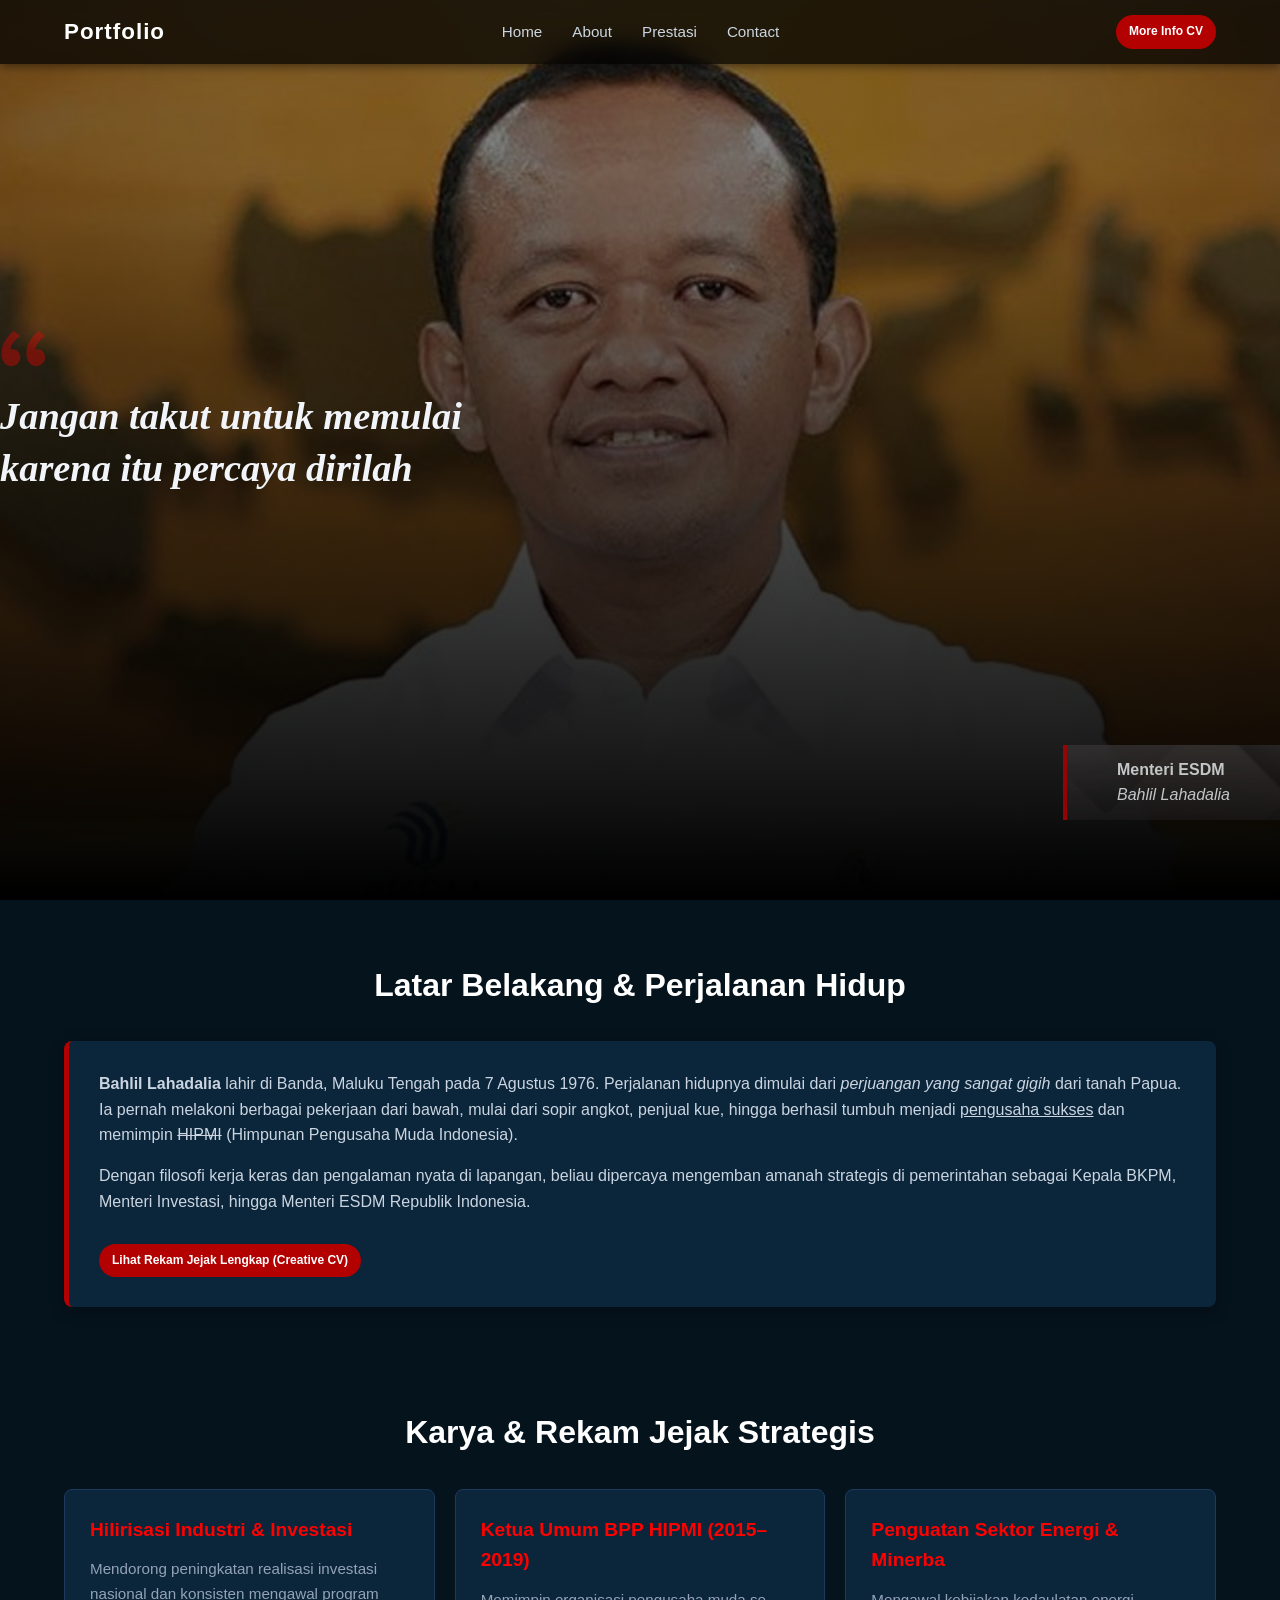
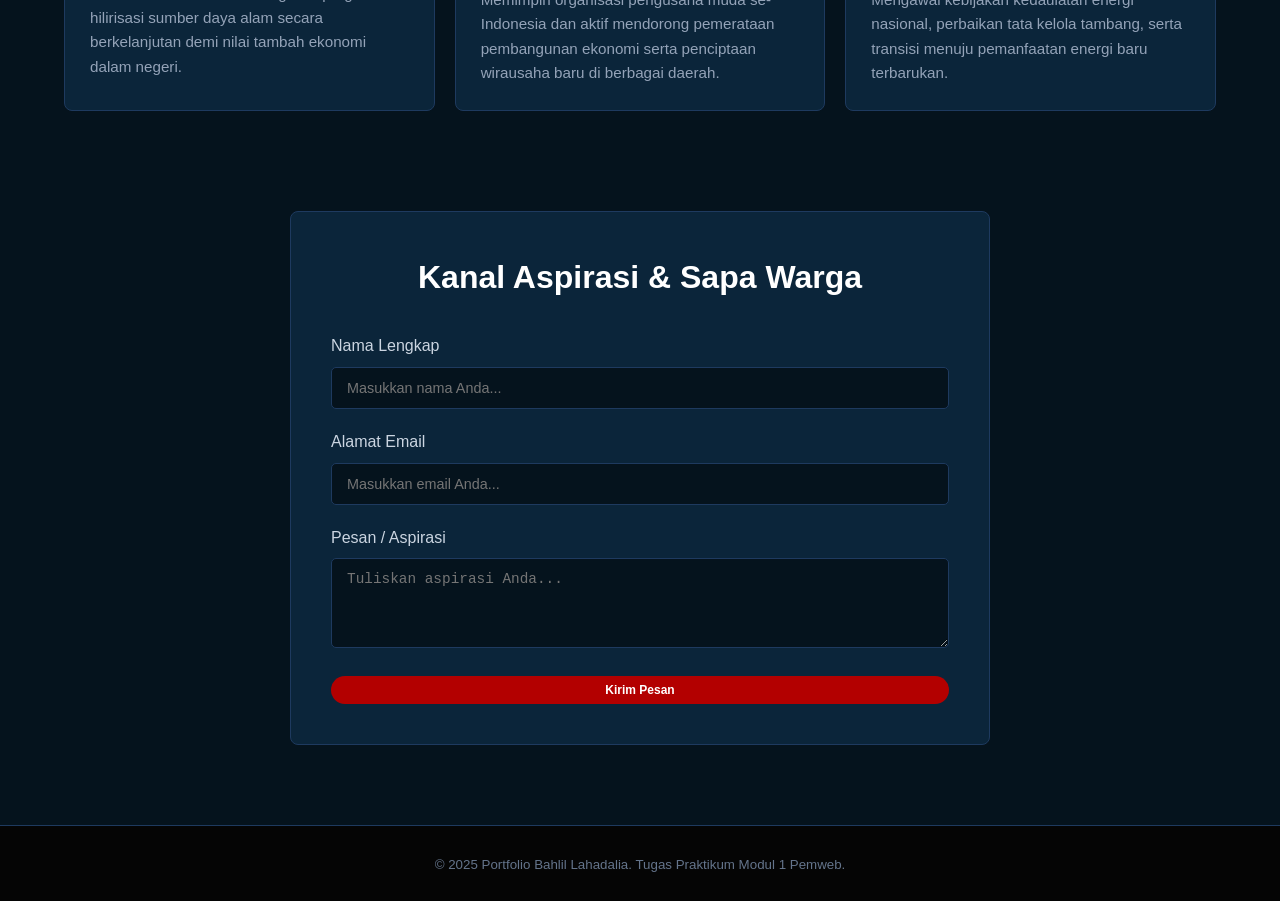
<file: index.html>
<!DOCTYPE html>
<html lang="id">

<head>
    <title>Portfolio & Landing Page - Bahlil Lahadalia</title>
    <!-- CSS External File -->
     <meta name="viewport" content="width=device-width, initial-scale=1.0">
    <link rel="stylesheet" href="style.css">
</head>

<body>
    <!-- Header & Navbar -->
    <header class="mainHeader">
        <div class="container navWrapper">
            <!-- Brand Logo -->
            <a href="#" class="brandLogo">
                <span class="logoText">Portfolio</span>
            </a>

            <!-- Menu Navigasi -->
            <nav class="navbar">
                <ul class="navMenu">
                    <li class="navItem"><a href="#home" class="navLink">Home</a></li>
                    <li class="navItem"><a href="#about" class="navLink">About</a></li>
                    <li class="navItem"><a href="#prestasi" class="navLink">Prestasi</a></li>
                    <li class="navItem"><a href="#contact" class="navLink">Contact</a></li>
                </ul>
            </nav>

            <!-- Tombol CTA Nav ke Halaman CV -->
            <div class="">
                <a href="cv.html" class="btn btn-primary">More Info CV</a>
            </div>
        </div>
    </header>

    <!-- Home Section -->
<div class="homeContent" id="home">
    <div class="quoteBlock">
        <svg class="quoteIcon" viewBox="0 0 32 32" fill="currentColor" xmlns="http://www.w3.org/2000/svg">
            <path d="M9.352 4C4.456 7.456 1 13.12 1 19.36c0 5.088 3.072 8.064 6.624 8.064 3.36 0 5.856-2.688 5.856-5.856 0-3.168-2.208-5.472-5.088-5.472-.576 0-1.344.096-1.536.192.48-3.264 3.552-7.104 6.624-9.024L9.352 4zm16.512 0c-4.8 3.456-8.256 9.12-8.256 15.36 0 5.088 3.072 8.064 6.624 8.064 3.264 0 5.856-2.688 5.856-5.856 0-3.168-2.304-5.472-5.184-5.472-.576 0-1.248.096-1.44.192.48-3.264 3.456-7.104 6.528-9.024L25.864 4z"/>
        </svg>
        <h1>Jangan takut untuk memulai karena itu percaya dirilah</h1>
    </div>
    <div class="jabatanBox">
        <span class="jabatanTitle">Menteri ESDM</span>
        <span class="jabatanName">Bahlil Lahadalia</span>
    </div>
</div>

    <!-- About / Latar Belakang Section -->
    <section id="about" class="about-section container">
        <h2 class="section-title">Latar Belakang & Perjalanan Hidup</h2>
        <div class="about-card">
            <div class="about-text">
                <p>
                    <b>Bahlil Lahadalia</b> lahir di Banda, Maluku Tengah pada 7 Agustus 1976. Perjalanan hidupnya
                    dimulai dari <i>perjuangan yang sangat gigih</i> dari tanah Papua. Ia pernah melakoni berbagai
                    pekerjaan dari bawah, mulai dari sopir angkot, penjual kue, hingga berhasil tumbuh menjadi
                    <u>pengusaha sukses</u> dan memimpin <s>HIPMI</s> (Himpunan Pengusaha Muda Indonesia).
                </p>
                <p>
                    Dengan filosofi kerja keras dan pengalaman nyata di lapangan, beliau dipercaya mengemban amanah
                    strategis di pemerintahan sebagai Kepala BKPM, Menteri Investasi, hingga Menteri ESDM Republik
                    Indonesia.
                </p>
                <a href="cv.html" class="btn btn-primary btn-cv-link">Lihat Rekam Jejak Lengkap (Creative CV)</a>
            </div>
        </div>
    </section>

    <!-- Portfolio / Prestasi Section -->
    <section id="prestasi" class="portfolio-section container">
        <h2 class="section-title">Karya & Rekam Jejak Strategis</h2>
        <div class="grid-cards">
            <div class="card-item">
                <div class="card-body">
                    <h3>Hilirisasi Industri & Investasi</h3>
                    <p>Mendorong peningkatan realisasi investasi nasional dan konsisten mengawal program hilirisasi
                        sumber daya alam secara berkelanjutan demi nilai tambah ekonomi dalam negeri.</p>
                </div>
            </div>

            <div class="card-item">
                <div class="card-body">
                    <h3>Ketua Umum BPP HIPMI (2015–2019)</h3>
                    <p>Memimpin organisasi pengusaha muda se-Indonesia dan aktif mendorong pemerataan pembangunan ekonomi serta penciptaan wirausaha baru di berbagai daerah.</p>
                </div>
            </div>

            <div class="card-item">
                <div class="card-body">
                    <h3>Penguatan Sektor Energi & Minerba</h3>
                    <p>Mengawal kebijakan kedaulatan energi nasional, perbaikan tata kelola tambang, serta transisi menuju pemanfaatan energi baru terbarukan.</p>
                </div>
            </div>
        </div>
    </section>

    <!-- Form Contact / Aspirasi Section -->
    <section id="contact" class="contact-section container">
        <div class="form-card">
            <h2 class="section-title">Kanal Aspirasi & Sapa Warga</h2>
            <form action="#" method="POST">
                <div class="form-group">
                    <label for="nama">Nama Lengkap</label>
                    <input type="text" id="nama" class="form-input" placeholder="Masukkan nama Anda..." required>
                </div>
                <div class="form-group">
                    <label for="email">Alamat Email</label>
                    <input type="email" id="email" class="form-input" placeholder="Masukkan email Anda..." required>
                </div>
                <div class="form-group">
                    <label for="pesan">Pesan / Aspirasi</label>
                    <textarea id="pesan" class="form-input" rows="4" placeholder="Tuliskan aspirasi Anda..."
                        required></textarea>
                </div>
                <button type="submit" class="btn btn-primary btn-submit">Kirim Pesan</button>
            </form>
        </div>
    </section>

    <!-- Footer -->
    <footer>
        <div class="container footer-content">
            <p><small>&copy; 2025 Portfolio Bahlil Lahadalia. Tugas Praktikum Modul 1 Pemweb.</small></p>
        </div>
    </footer>
</body>

</html>
</file>
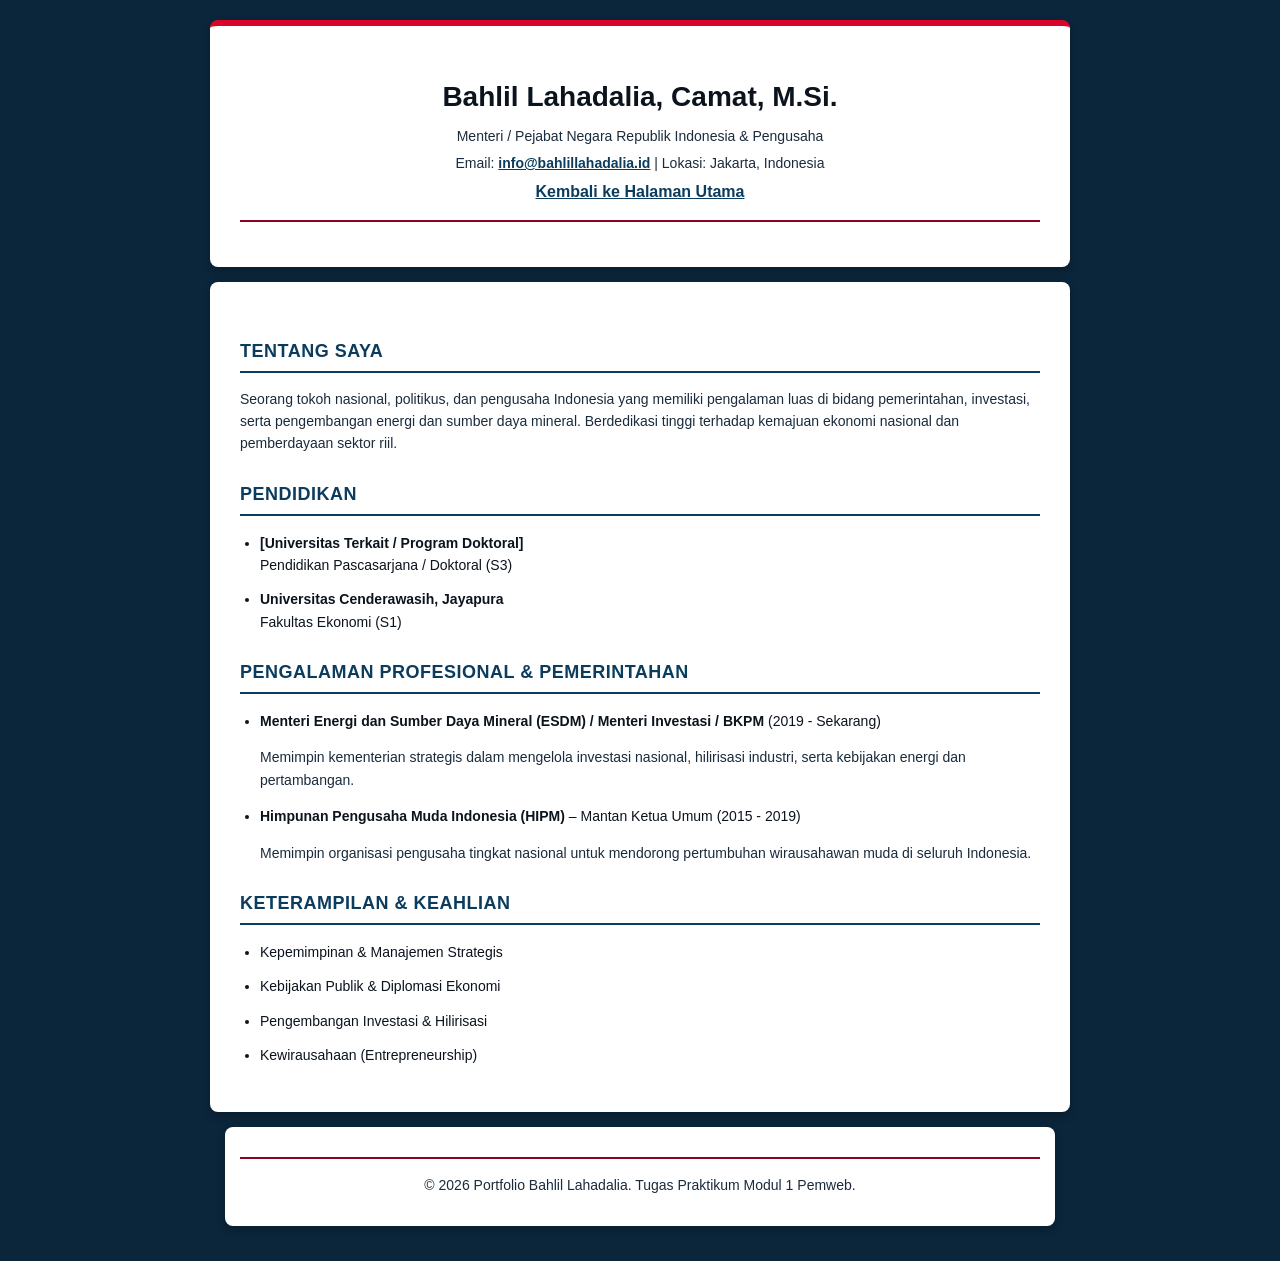
<file: CV.html>
<!DOCTYPE html>
<html lang="id">
<head>
    <meta charset="UTF-8">
    <meta name="viewport" content="width=device-width, initial-scale=1.0">
    <title>Curriculum Vitae - Bahlil Lahadalia</title>
    <style>
body {
            font-family: 'Segoe UI', Tahoma, Geneva, Verdana, sans-serif;
            line-height: 1.6;
            color: #0b131d;
            background-color: #0b253a;
            margin: 0;
            padding: 20px;
        }

        main, header, footer {
            max-width: 800px;
            margin: 0 auto;
            background: #ffffff;
            padding: 30px;
            box-shadow: 0 4px 10px rgba(0, 0, 0, 0.2);
            margin-bottom: 15px;
            border-radius: 8px;
        }

        header {
            text-align: center;
            border-top: 6px solid #d90429;
        }

        header h1 {
            margin-bottom: 5px;
            color: #0b131d;
            font-size: 28px;
        }

        header p {
            margin: 5px 0;
            color: #1a2b3c;
        }

        header a {
            color: #0b3c5d;
            text-decoration: none;
            font-weight: 600;
            text-decoration: underline;
        }

        header a:hover {
            text-decoration: underline;
            color: #d90429;
        }

        h2 {
            font-size: 18px;
            color: #0b3c5d;
            border-bottom: 2px solid #0b3c5d;
            padding-bottom: 5px;
            margin-top: 25px;
            text-transform: uppercase;
            letter-spacing: 0.5px;
        }

        p {
            font-size: 14px;
            color: #1a2b3c;
        }

        ul {
            padding-left: 20px;
        }

        li {
            margin-bottom: 12px;
            font-size: 14px;
        }

        strong {
            color: #0b131d;
        }

        hr {
            border: 0;
            height: 2px;
            background: #8d021b;
            margin: 15px 0;
        }

        footer {
            text-align: center;
            font-size: 12px;
            color: #1a2b3c;
            padding: 15px;
            background: #ffffff;
        }
    </style>
</head>
<body>
    <!-- Bagian Header / Identitas Utama -->
    <header>
        <h1>Bahlil Lahadalia, Camat, M.Si.</h1>
        <p>Menteri / Pejabat Negara Republik Indonesia & Pengusaha</p>
        <p>Email: <a href="mailto:info@bahlillahadalia.id">info@bahlillahadalia.id</a> | Lokasi: Jakarta, Indonesia</p>
        <a href="index.html">Kembali ke Halaman Utama</a>
        <hr>
    </header>

    <!-- Bagian Konten Utama CV -->
    <main>
        
        <!-- Tentang Saya -->
        <section>
            <h2>Tentang Saya</h2>
            <p>
                Seorang tokoh nasional, politikus, dan pengusaha Indonesia yang memiliki pengalaman luas 
                di bidang pemerintahan, investasi, serta pengembangan energi dan sumber daya mineral. 
                Berdedikasi tinggi terhadap kemajuan ekonomi nasional dan pemberdayaan sektor riil.
            </p>
        </section>

        <!-- Riwayat Pendidikan -->
        <section>
            <h2>Pendidikan</h2>
            <ul>
                <li>
                    <strong>[Universitas Terkait / Program Doktoral]</strong> <br>
                    Pendidikan Pascasarjana / Doktoral (S3)
                </li>
                <li>
                    <strong>Universitas Cenderawasih, Jayapura</strong> <br>
                    Fakultas Ekonomi (S1)
                </li>
            </ul>
        </section>

        <!-- Riwayat Karier / Jabatan -->
        <section>
            <h2>Pengalaman Profesional & Pemerintahan</h2>
            <ul>
                <li>
                    <strong>Menteri Energi dan Sumber Daya Mineral (ESDM) / Menteri Investasi / BKPM</strong> (2019 - Sekarang)
                    <p>Memimpin kementerian strategis dalam mengelola investasi nasional, hilirisasi industri, serta kebijakan energi dan pertambangan.</p>
                </li>
                <li>
                    <strong>Himpunan Pengusaha Muda Indonesia (HIPM)</strong> – Mantan Ketua Umum (2015 - 2019)
                    <p>Memimpin organisasi pengusaha tingkat nasional untuk mendorong pertumbuhan wirausahawan muda di seluruh Indonesia.</p>
                </li>
            </ul>
        </section>

        <!-- Keterampilan (Skills) -->
        <section>
            <h2>Keterampilan & Keahlian</h2>
            <ul>
                <li>Kepemimpinan & Manajemen Strategis</li>
                <li>Kebijakan Publik & Diplomasi Ekonomi</li>
                <li>Pengembangan Investasi & Hilirisasi</li>
                <li>Kewirausahaan (Entrepreneurship)</li>
            </ul>
        </section>

    </main>

    <!-- Bagian Footer -->
    <footer>
        <hr>
        <p>&copy; 2026 Portfolio Bahlil Lahadalia. Tugas Praktikum Modul 1 Pemweb.</p>
    </footer>

</body>
</html>
</file>
<file: style.css>
/* ==================== RESET & BASE STYLES ==================== */

* {
  margin: 0;
  padding: 0;
  box-sizing: border-box;
}

body {
  font-family: "Helvetica Neue", Helvetica, Arial, sans-serif;
  color: #f1f5f9;
  line-height: 1.6;
  background-color: #05131d; 
}

.container {
  width: 90%;
  max-width: 1200px;
  margin: 0 auto;
}

a {
  text-decoration: none;
}

ul {
  list-style: none;
}

.section-title {
  text-align: center;
  font-size: 2rem;
  color: #ffffff;
  margin-bottom: 30px;
}

/* ==================== BUTTONS & PSEUDO-CLASS ==================== */
.btn {
  display: inline-block;
  padding: 10px 24px;
  font-size: 0.95rem;
  font-weight: 600;
  border-radius: 5px;
  cursor: pointer;
  border: none;
  transition:
    background-color 0.3s ease,
    transform 0.2s ease;
}

.btn-primary {
  background-color: #b30000;
  color: #ffffff;
  padding: 7px 13px;
  font-size: 0.75rem;
  border-radius: 25px;
}

.btn-primary:hover {
  background-color: #ff0000;
  transform: translateY(-2px);
}

.btn-submit {
  width: 100%;
}

/* ==================== HEADER & NAVBAR (POSITION & FLEX) ==================== */
.mainHeader {
  width: 100vw;
  padding: 14px 0;
  position: fixed;
  top: 0;
  z-index: 1000;
  background-color: rgba(0, 0, 0, 0.75);
  backdrop-filter: blur(10px);
  -webkit-backdrop-filter: blur(10px);
  box-shadow: 0 2px 10px rgba(0, 0, 0, 0.5);
}

.navWrapper {
  display: flex;
  justify-content: space-between;
  align-items: center;
}

.brandLogo .logoText {
  color: #ffffff;
  font-size: 1.4rem;
  font-weight: 800;
  letter-spacing: 1px;
}

.navMenu {
  display: flex;
  gap: 30px;
}

.navLink {
  color: #cbd5e1;
  font-size: 0.95rem;
  font-weight: 500;
  transition: color 0.3s ease;
}

.navLink:hover,
.navLink.active {
  color: #ff0000;
}

/* ==================== HOME / BANNER SECTION (FLEX) ==================== */

.quoteBlock {
  max-width: 600px;
  align-self: center;
}

.quoteIcon {
  width: 48px;
  height: 48px;
  color: #ff0000;
  opacity: 0.35;
  margin-bottom: 10px;
}

.homeContent h1 {
  @import url("https://fonts.googleapis.com/css2?family=Playfair+Display:ital,wght@0,600;1,600&display=swap");

  font-family: "Playfair Display", serif;
  font-style: italic;
  font-weight: 600;
  font-size: 2.4rem;
  line-height: 1.35;
  color: #f1f5f9;
  margin: 0;
}
.homeContent {
  background:
    linear-gradient(rgba(0, 0, 0, 0.492) 20%, rgb(0, 0, 0) 100%),
    url(assets/bahlil.jpg) no-repeat center center / cover;
  color: #f1f5f9;
  display: flex;
  justify-content: space-between;
  align-items: flex-end;
  width: 100%;
  min-height: 100vh;
  padding: 0 0 80px; 
}

.homeContent h1 {
  max-width: 550px;
  margin: 0;
  align-self: center;
}

.jabatanBox {
  display: flex;
  flex-direction: column;
  background: rgba(255, 255, 255, 0.08);
  border-left: 4px solid #b30000;
  padding: 12px 50px;
  backdrop-filter: blur(4px);
  flex-shrink: 0;
  align-self: flex-end;
  opacity: 0.8;
  background-image:
    linear-gradient(rgba(0, 0, 0, 0.777), rgba(0, 0, 0, 0.881)),
    url("assets/teksture.png");
}

.jabatanTitle {
  font-weight: bold;
}
.jabatanName {
  font-style: italic;
}

/* ==================== ABOUT SECTION ==================== */
.about-section {
  padding: 60px 0;
}

.about-card {
  background-color: #0b253a;
  padding: 30px;
  border-radius: 8px;
  box-shadow: 0 4px 15px rgba(0, 0, 0, 0.3);
  border-left: 5px solid #b30000;
}

.about-text p {
  margin-bottom: 15px;
  color: #cbd5e1;
  font-size: 1rem;
}

.btn-cv-link {
  margin-top: 15px;
}

/* ==================== PORTFOLIO SECTION (GRID) ==================== */
.portfolio-section {
  padding: 40px 0 60px;
}

.grid-cards {
  display: grid;
  grid-template-columns: repeat(3, 1fr);
  gap: 20px;
}

.card-item {
  background-color: #0b253a;
  border-radius: 8px;
  padding: 25px;
  border: 1px solid #1e3a5f;
  transition:
    transform 0.3s ease,
    border-color 0.3s ease;
}

.card-item:hover {
  transform: translateY(-5px);
  border-color: #ff0000;
}

.card-item h3 {
  color: #ff0000;
  font-size: 1.2rem;
  margin-bottom: 12px;
}

.card-item p {
  color: #94a3b8;
  font-size: 0.95rem;
}

/* ==================== CONTACT / FORM SECTION ==================== */
.contact-section {
  padding: 40px 0 80px;
}

.form-card {
  background-color: #0b253a;
  padding: 40px;
  border-radius: 8px;
  max-width: 700px;
  margin: 0 auto;
  border: 1px solid #1e3a5f;
}

.form-group {
  margin-bottom: 20px;
}

.form-group label {
  display: block;
  margin-bottom: 8px;
  color: #cbd5e1;
  font-weight: 500;
}

.form-input {
  width: 100%;
  padding: 12px 15px;
  border: 1px solid #1e3a5f;
  border-radius: 5px;
  font-size: 0.9rem;
  outline: none;
  background-color: #05131d;
  color: #ffffff;
  transition: border-color 0.3s ease;
}

.form-input:focus {
  border-color: #ff0000;
}

/* ==================== FOOTER ==================== */
footer {
  background-color: #050505;
  padding: 25px 0;
  text-align: center;
  color: #64748b;
  border-top: 1px solid #1e3a5f;
}

/* ==================== RESPONSIVE DESIGN ==================== */

@media (max-width: 700px) {
  .quoteBlock {
    display: none !important;
  }
  .navMenu {
    gap: 2px;
  }
  .navLink {
    font-size: 0.7rem;
  }
  .brandLogo .logoText {
    font-size: 0.9rem;
  }
}
@media (max-width: 900px) {
    .grid-cards {
        grid-template-columns: repeat(2, 1fr);
    }
}
</file>
